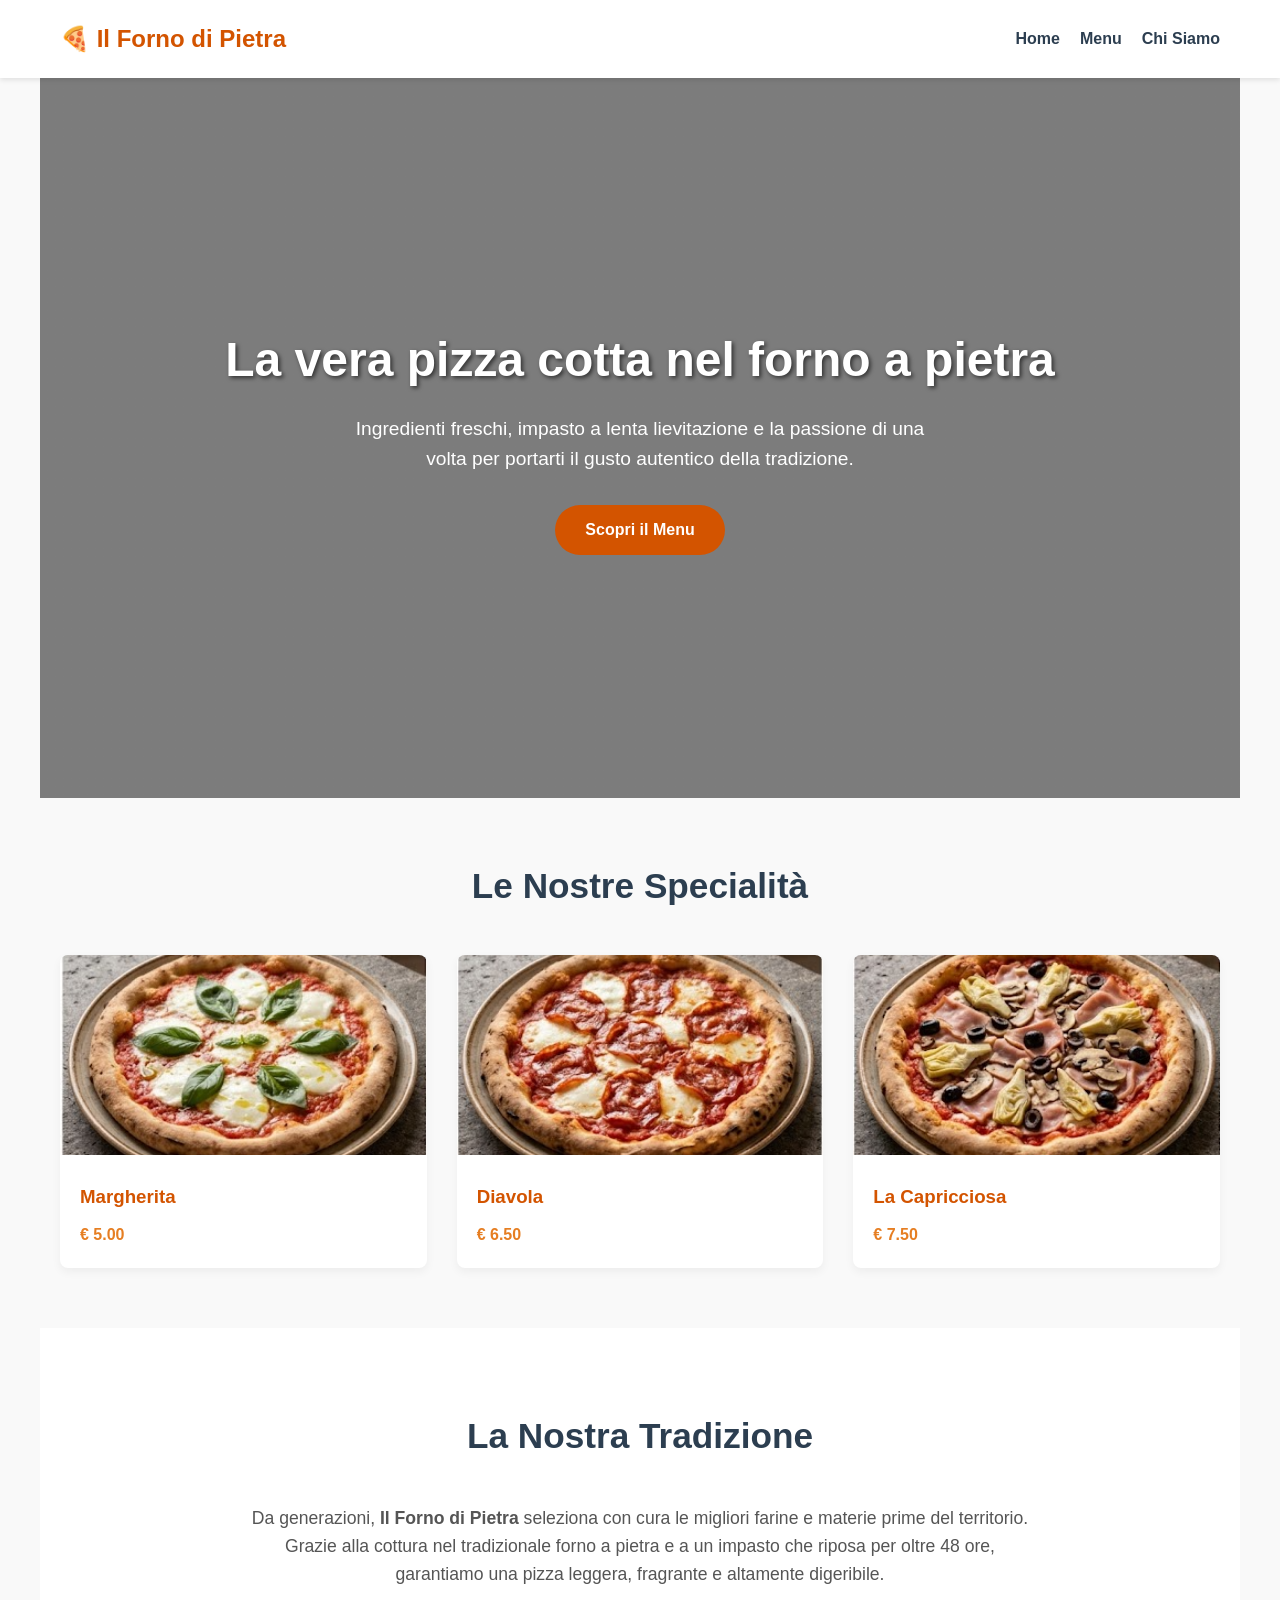
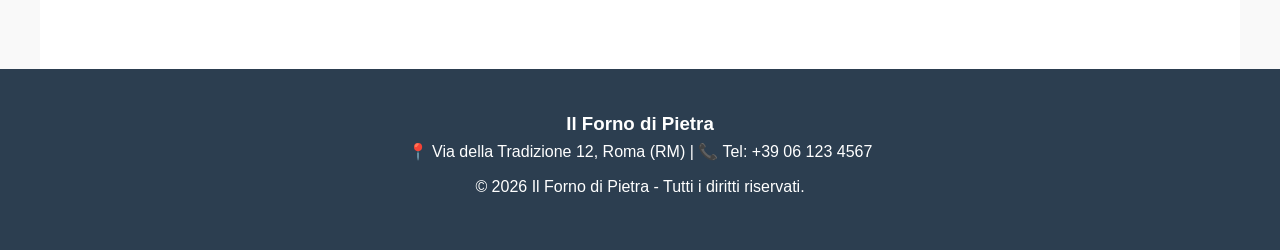
<file: index.html>
<!DOCTYPE html>
<html lang="it">
<head>
    <meta charset="UTF-8">
    <meta name="viewport" content="width=device-width, initial-scale=1.0">
    <title>Il Forno di Pietra | Pizzeria Tradizionale</title>
    <style>
        :root {
            --primary-color: #d35400;
            --dark-color: #2c3e50;
            --light-color: #f9f9f9;
            --accent-color: #e67e22;
        }

        * {
            margin: 0;
            padding: 0;
            box-sizing: border-box;
            font-family: 'Segoe UI', Tahoma, Geneva, Verdana, sans-serif;
        }

        body {
            background-color: var(--light-color);
            color: var(--dark-color);
            line-height: 1.6;
        }

        header {
            background-color: #fff;
            box-shadow: 0 2px 5px rgba(0,0,0,0.1);
            position: sticky;
            top: 0;
            z-index: 1000;
        }

        .navbar {
            max-width: 1200px;
            margin: 0 auto;
            display: flex;
            justify-content: space-between;
            align-items: center;
            padding: 20px;
        }

        .logo {
            font-size: 1.5rem;
            font-weight: bold;
            color: var(--primary-color);
        }

        .nav-links {
            list-style: none;
            display: flex;
            gap: 20px;
        }

        .nav-links a {
            text-decoration: none;
            color: var(--dark-color);
            font-weight: 600;
            transition: color 0.3s;
        }

        .nav-links a:hover {
            color: var(--primary-color);
        }

        .hero {
            background: linear-gradient(rgba(0,0,0,0.5), rgba(0,0,0,0.5)), url('https://images.unsplash.com/photo-1513104890138-7c749659a591?auto=format&fit=crop&w=1200&q=80') no-repeat center center/cover;
            height: 80vh;
            display: flex;
            flex-direction: column;
            justify-content: center;
            align-items: center;
            text-align: center;
            color: white;
            padding: 0 20px;
        }

        .hero h1 {
            font-size: 3rem;
            margin-bottom: 15px;
            text-shadow: 2px 2px 4px rgba(0,0,0,0.6);
        }

        .hero p {
            font-size: 1.2rem;
            margin-bottom: 30px;
            max-width: 600px;
        }

        .btn {
            background-color: var(--primary-color);
            color: white;
            padding: 12px 30px;
            border: none;
            border-radius: 25px;
            font-size: 1rem;
            font-weight: bold;
            cursor: pointer;
            text-decoration: none;
            transition: background 0.3s;
        }

        .btn:hover {
            background-color: var(--accent-color);
        }

        section {
            padding: 60px 20px;
            max-width: 1200px;
            margin: 0 auto;
        }

        .section-title {
            text-align: center;
            font-size: 2.2rem;
            margin-bottom: 40px;
            color: var(--dark-color);
        }

        .menu-grid {
            display: grid;
            grid-template-columns: repeat(auto-fit, minmax(280px, 1fr));
            gap: 30px;
        }

        .menu-card {
            background: white;
            border-radius: 8px;
            overflow: hidden;
            box-shadow: 0 4px 10px rgba(0,0,0,0.05);
            transition: transform 0.3s;
        }

        .menu-card:hover {
            transform: translateY(-5px);
        }

        .menu-card img {
            width: 100%;
            height: 200px;
            object-fit: cover;
        }

        .menu-card-content {
            padding: 20px;
        }

        .menu-card-content h3 {
            margin-bottom: 10px;
            color: var(--primary-color);
        }

        .price {
            font-weight: bold;
            color: var(--accent-color);
            margin-top: 10px;
            display: block;
        }

        .about {
            background-color: #fff;
            text-align: center;
            padding: 80px 20px;
        }

        .about p {
            max-width: 800px;
            margin: 0 auto;
            font-size: 1.1rem;
            color: #555;
        }

        footer {
            background-color: var(--dark-color);
            color: white;
            text-align: center;
            padding: 40px 20px;
        }

        footer p {
            margin-bottom: 10px;
        }
    </style>
</head>
<body>

    <header>
        <nav class="navbar">
            <div class="logo">🍕 Il Forno di Pietra</div>
            <ul class="nav-links">
                <li><a href=".">Home</a></li>
                <li><a href="./menu.html">Menu</a></li>
                <li><a href="./chisiamo.html">Chi Siamo</a></li>
            </ul>
        </nav>
    </header>

    <section id="home" class="hero">
        <h1>La vera pizza cotta nel forno a pietra</h1>
        <p>Ingredienti freschi, impasto a lenta lievitazione e la passione di una volta per portarti il gusto autentico della tradizione.</p>
        <a href="#menu" class="btn">Scopri il Menu</a>
    </section>

    <section id="menu">
        <h2 class="section-title">Le Nostre Specialità</h2>
        <div class="menu-grid">
            <div class="menu-card">
                <img src="./imgs/Pizza margherita.PNG" alt="Pizza Margherita" onclick="window.location.href = './menu.html'">
                <div class="menu-card-content">
                    <h3>Margherita</h3>
                    <span class="price">€ 5.00</span>
                </div>
            </div>
            <div class="menu-card">
                <img src="./imgs/Diavola.PNG" alt="Pizza Diavola" onclick="window.location.href = './menu.html'">
                <div class="menu-card-content">
                    <h3>Diavola </h3>
                    <span class="price">€ 6.50</span>
                </div>
            </div>
            <div class="menu-card">
                <img src="./imgs/Capricciosa.PNG" alt="Pizza Capricciosa" onclick="window.location.href = './menu.html'">
                <div class="menu-card-content">
                    <h3>La Capricciosa</h3>
                   	<span class="price">€ 7.50</span>
                </div>
            </div>
        </div>
    </section>

    <section id="about" class="about">
        <h2 class="section-title">La Nostra Tradizione</h2>
        <p>Da generazioni, <strong>Il Forno di Pietra</strong> seleziona con cura le migliori farine e materie prime del territorio. Grazie alla cottura nel tradizionale forno a pietra e a un impasto che riposa per oltre 48 ore, garantiamo una pizza leggera, fragrante e altamente digeribile.</p>
    </section>

    <footer id="contact">
        <h3>Il Forno di Pietra</h3>
        <p>📍 Via della Tradizione 12, Roma (RM) | 📞 Tel: +39 06 123 4567 </p>
        <p>&copy; 2026 Il Forno di Pietra - Tutti i diritti riservati.</p>
    </footer>

</body>
</html>
</file>
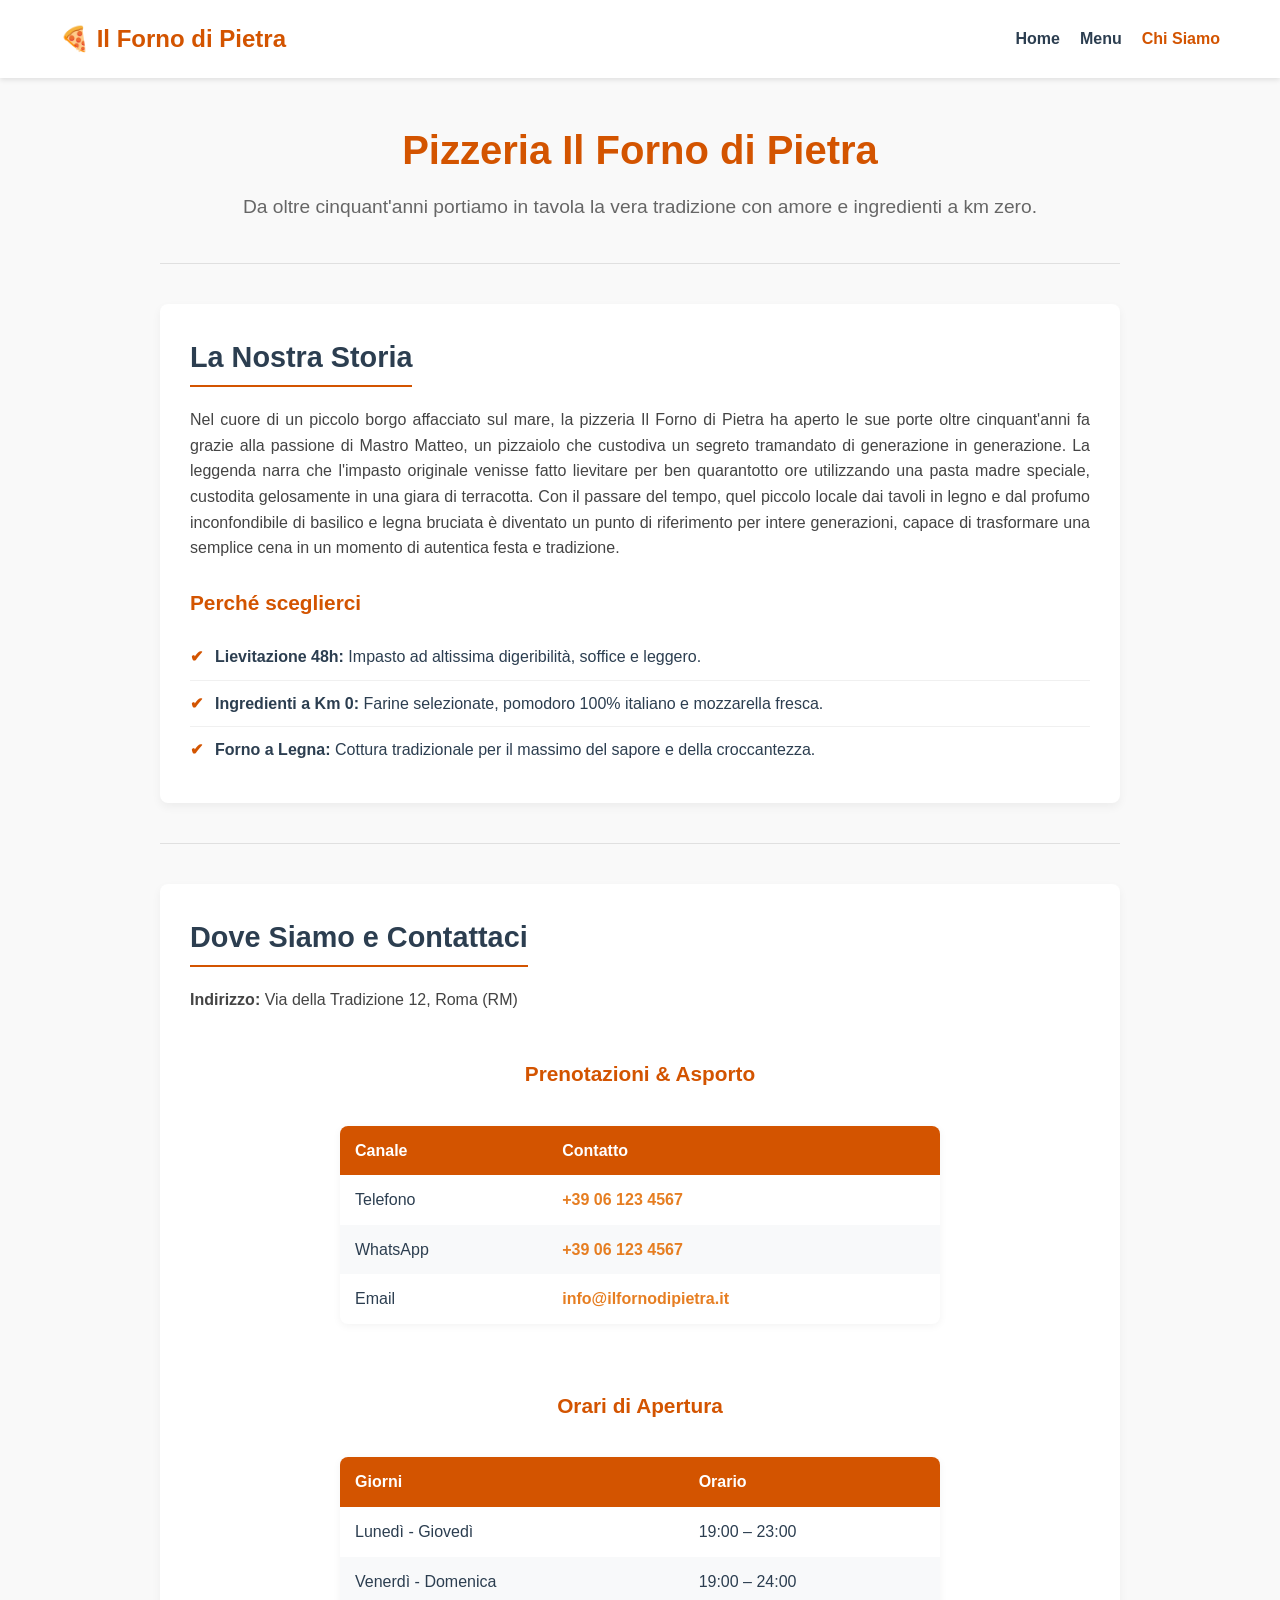
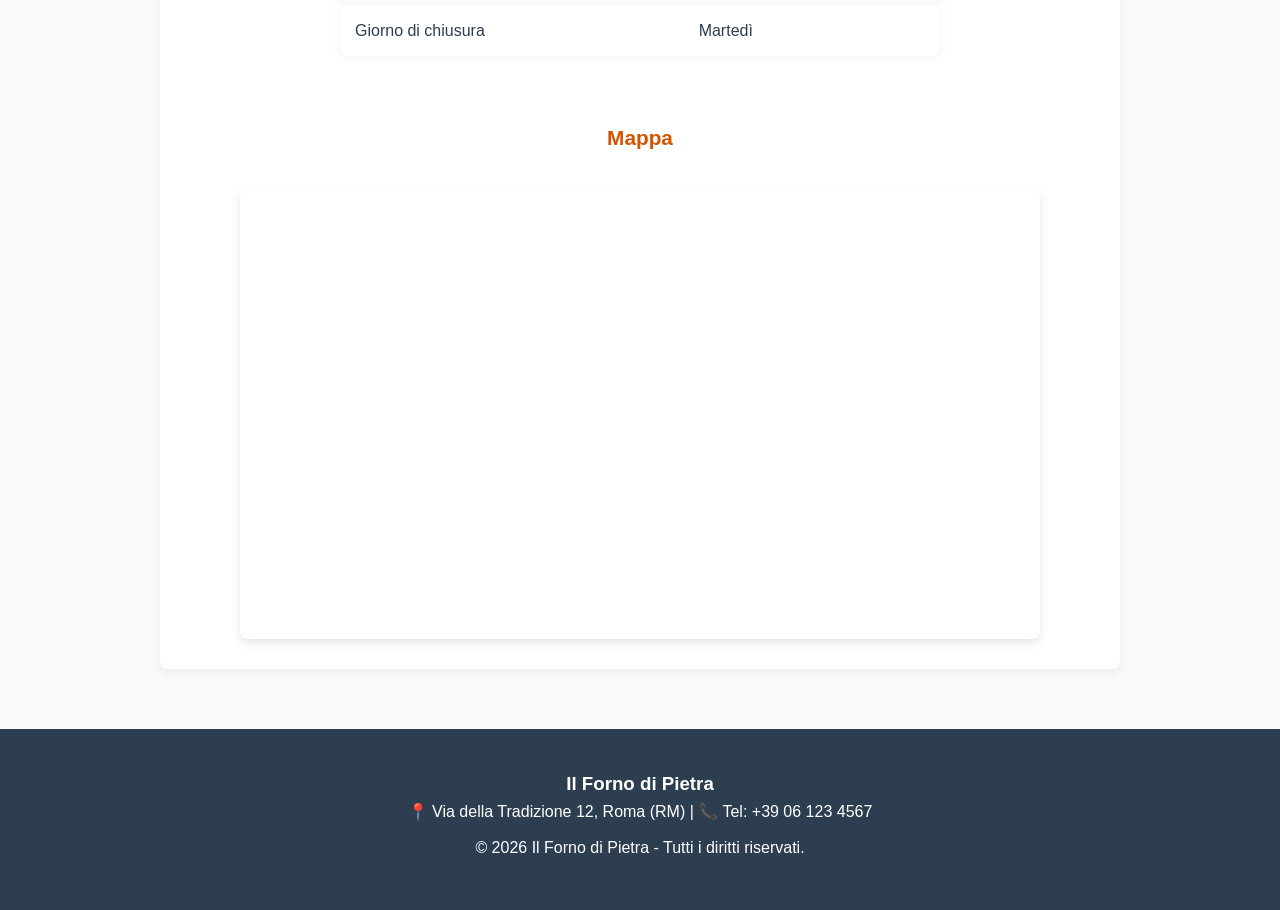
<file: chisiamo.html>
<!DOCTYPE html>
<html lang="it">
<head>
    <meta charset="utf-8">
    <meta name="viewport" content="width=device-width, initial-scale=1.0">
    <title>Chi Siamo | Pizzeria Il Forno di Pietra</title>
    <style>
        :root {
    --primary-color: #d35400;
    --dark-color: #2c3e50;
    --light-color: #f9f9f9;
    --accent-color: #e67e22;
    --border-color: #e0e0e0;
}

* {
    margin: 0;
    padding: 0;
    box-sizing: border-box;
    font-family: 'Segoe UI', Tahoma, Geneva, Verdana, sans-serif;
}

body {
    background-color: var(--light-color);
    color: var(--dark-color);
    line-height: 1.6;
}

/* Header & Navbar */
header {
    background-color: #fff;
    box-shadow: 0 2px 5px rgba(0,0,0,0.1);
    position: sticky;
    top: 0;
    z-index: 1000;
}

.navbar {
    max-width: 1200px;
    margin: 0 auto;
    display: flex;
    justify-content: space-between;
    align-items: center;
    padding: 20px;
}

.logo {
    font-size: 1.5rem;
    font-weight: bold;
    color: var(--primary-color);
}

.nav-links {
    list-style: none;
    display: flex;
    gap: 20px;
}

.nav-links a {
    text-decoration: none;
    color: var(--dark-color);
    font-weight: 600;
    transition: color 0.3s;
}

.nav-links a:hover,
.nav-links a.active {
    color: var(--primary-color);
}

/* Contenuto Principale */
.container {
    max-width: 1000px;
    margin: 40px auto;
    padding: 0 20px;
}

.page-title {
    text-align: center;
    font-size: 2.5rem;
    color: var(--primary-color);
    margin-bottom: 10px;
}

.subtitle {
    text-align: center;
    font-size: 1.2rem;
    color: #666;
    margin-bottom: 30px;
}

hr {
    border: none;
    height: 1px;
    background-color: var(--border-color);
    margin: 40px 0;
}

/* Sezioni della pagina */
.content-section {
    background: #fff;
    padding: 30px;
    border-radius: 8px;
    box-shadow: 0 4px 10px rgba(0,0,0,0.05);
    margin-bottom: 30px;
}

.content-section h2 {
    font-size: 1.8rem;
    color: var(--dark-color);
    margin-bottom: 20px;
    border-bottom: 2px solid var(--primary-color);
    display: inline-block;
    padding-bottom: 5px;
}

.content-section h3 {
    font-size: 1.3rem;
    color: var(--primary-color);
    margin: 25px 0 15px 0;
}

.content-section p {
    color: #444;
    margin-bottom: 15px;
    text-align: justify;
}

/* Liste */
.content-section ul {
    list-style: none;
    padding-left: 0;
}

.content-section ul li {
    padding: 10px 0;
    border-bottom: 1px solid #f0f0f0;
    position: relative;
    padding-left: 25px;
}

.content-section ul li::before {
    content: "✔";
    color: var(--primary-color);
    position: absolute;
    left: 0;
    font-weight: bold;
}

.content-section ul li:last-child {
    border-bottom: none;
}

/* Tabelle & Mappa */
.center-content {
    display: flex;
    flex-direction: column;
    align-items: center;
    gap: 20px;
    margin-top: 20px;
}

table {
    width: 100%;
    max-width: 600px;
    border-collapse: collapse;
    background-color: #fff;
    border-radius: 8px;
    overflow: hidden;
    box-shadow: 0 2px 8px rgba(0,0,0,0.05);
    margin-bottom: 20px;
}

th, td {
    padding: 12px 15px;
    text-align: left;
}

th {
    background-color: var(--primary-color);
    color: white;
    font-weight: 600;
}

tr:nth-child(even) {
    background-color: #f8f9fa;
}

tr:hover {
    background-color: #f1f1f1;
}

td a {
    color: var(--accent-color);
    text-decoration: none;
    font-weight: 600;
}

td a:hover {
    text-decoration: underline;
}

iframe {
    width: 100%;
    max-width: 800px;
    border: 0;
    border-radius: 8px;
    box-shadow: 0 4px 10px rgba(0,0,0,0.1);
}

/* Footer */
footer {
    background-color: var(--dark-color);
    color: white;
    text-align: center;
    padding: 40px 20px;
    margin-top: 60px;
}

footer p {
    margin-bottom: 10px;
}
    </style>
</head>
<body>

    <header>
        <nav class="navbar">
            <div class="logo">🍕 Il Forno di Pietra</div>
            <ul class="nav-links">
                <li><a href="./index.html">Home</a></li>
                <li><a href="./menu.html">Menu</a></li>
                <li><a href="./chisiamo.html" class="active">Chi Siamo</a></li>
            </ul>
        </nav>
    </header>

    <main class="container">
        <h1 class="page-title">Pizzeria Il Forno di Pietra</h1>
        <p class="subtitle">Da oltre cinquant'anni portiamo in tavola la vera tradizione con amore e ingredienti a km zero.</p>

        <hr>

        <section class="content-section">
            <h2>La Nostra Storia</h2>
            <p>
                Nel cuore di un piccolo borgo affacciato sul mare, la pizzeria Il Forno di Pietra ha aperto le sue porte oltre cinquant'anni fa grazie alla passione di Mastro Matteo, un pizzaiolo che custodiva un segreto tramandato di generazione in generazione. La leggenda narra che l'impasto originale venisse fatto lievitare per ben quarantotto ore utilizzando una pasta madre speciale, custodita gelosamente in una giara di terracotta. Con il passare del tempo, quel piccolo locale dai tavoli in legno e dal profumo inconfondibile di basilico e legna bruciata è diventato un punto di riferimento per intere generazioni, capace di trasformare una semplice cena in un momento di autentica festa e tradizione.
            </p>

            <h3>Perché sceglierci</h3>
            <ul>
                <li><strong>Lievitazione 48h:</strong> Impasto ad altissima digeribilità, soffice e leggero.</li>
                <li><strong>Ingredienti a Km 0:</strong> Farine selezionate, pomodoro 100% italiano e mozzarella fresca.</li>
                <li><strong>Forno a Legna:</strong> Cottura tradizionale per il massimo del sapore e della croccantezza.</li>
            </ul>
        </section>

        <hr>

        <section class="content-section">
            <h2>Dove Siamo e Contattaci</h2>
            <p><strong>Indirizzo:</strong> Via della Tradizione 12, Roma (RM)</p>

            <div class="center-content">
                <h3>Prenotazioni &amp; Asporto</h3>
                <table>
                    <thead>
                        <tr>
                            <th>Canale</th>
                            <th>Contatto</th>
                        </tr>
                    </thead>
                    <tbody>
                        <tr>
                            <td>Telefono</td>
                            <td><a href="tel:+39061234567">+39 06 123 4567</a></td>
                        </tr>
                        <tr>
                            <td>WhatsApp</td>
                            <td><a href="https://wa.me/39061234567">+39 06 123 4567</a></td>
                        </tr>
                        <tr>
                            <td>Email</td>
                            <td><a href="mailto:info@ilfornodipietra.it">info@ilfornodipietra.it</a></td>
                        </tr>
                    </tbody>
                </table>

                <h3>Orari di Apertura</h3>
                <table>
                    <thead>
                        <tr>
                            <th>Giorni</th>
                            <th>Orario</th>
                        </tr>
                    </thead>
                    <tbody>
                        <tr>
                            <td>Lunedì - Giovedì</td>
                            <td>19:00 – 23:00</td>
                        </tr>
                        <tr>
                            <td>Venerdì - Domenica</td>
                            <td>19:00 – 24:00</td>
                        </tr>
                        <tr>
                            <td>Giorno di chiusura</td>
                            <td>Martedì</td>
                        </tr>
                    </tbody>
                </table>

                <h3>Mappa</h3>
                <iframe
                    src="https://www.google.com/maps/embed?pb=!1m18!1m12!1m3!1d2969.886022833116!2d12.4922309!3d41.8902102!2m3!1f0!2f0!3f0!3m2!1i1024!2i768!4f13.1!3m3!1m2!1s0x132f61b6532013ad%3A0x28f10dd4090b8480!2sColosseo!5e0!3m2!1sit!2sit!4v1680000000000!5m2!1sit!2sit"
                    height="450"
                    loading="lazy">
                </iframe>
            </div>
        </section>
    </main>

    <footer>
        <h3>Il Forno di Pietra</h3>
        <p>📍 Via della Tradizione 12, Roma (RM) | 📞 Tel: +39 06 123 4567</p>
        <p>&copy; 2026 Il Forno di Pietra - Tutti i diritti riservati.</p>
    </footer>

</body>
</html>
</file>
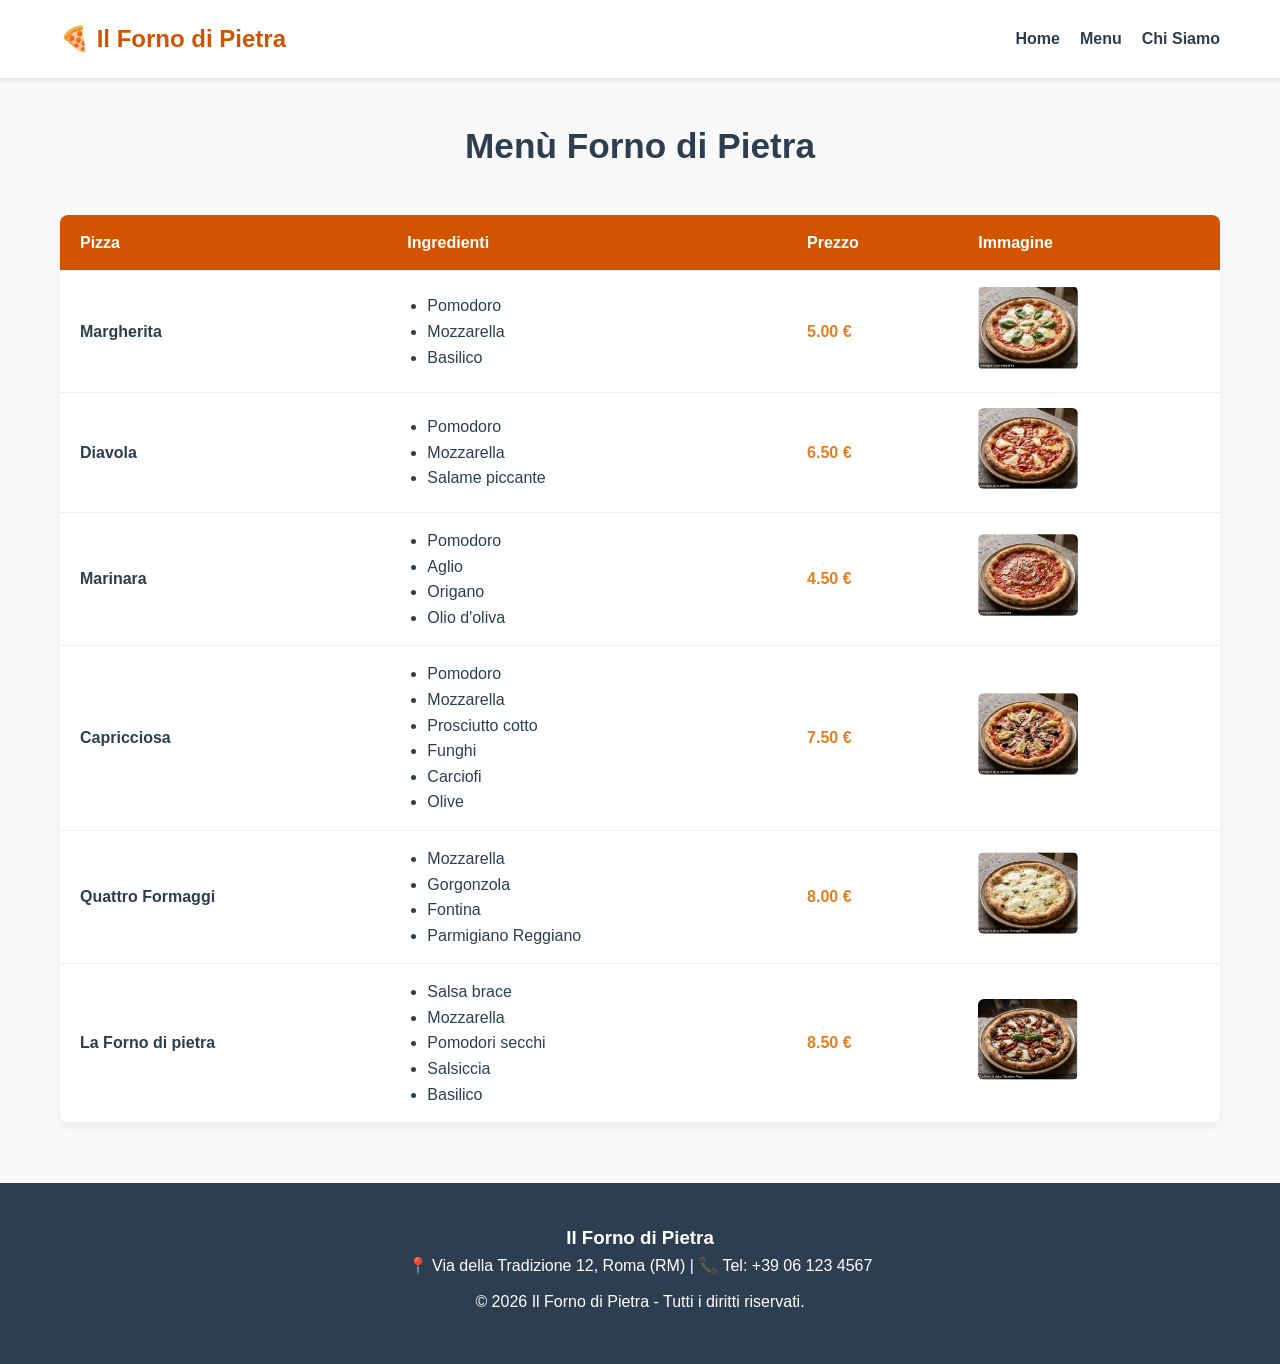
<file: menu.html>
<!DOCTYPE html>
<html lang="it">
	<head>
		<meta charset="utf-8">
		<meta name="viewport" content="width=device-width, initial-scale=1.0">
		<title>Menù | Il Forno di Pietra</title>
		<style>
			:root {
				--primary-color: #d35400;
				--dark-color: #2c3e50;
				--light-color: #f9f9f9;
				--accent-color: #e67e22;
			}

			* {
				margin: 0;
				padding: 0;
				box-sizing: border-box;
				font-family: 'Segoe UI', Tahoma, Geneva, Verdana, sans-serif;
			}

			body {
				background-color: var(--light-color);
				color: var(--dark-color);
				line-height: 1.6;
			}

			header {
				background-color: #fff;
				box-shadow: 0 2px 5px rgba(0,0,0,0.1);
				position: sticky;
				top: 0;
				z-index: 1000;
			}

			.navbar {
				max-width: 1200px;
				margin: 0 auto;
				display: flex;
				justify-content: space-between;
				align-items: center;
				padding: 20px;
			}

			.logo {
				font-size: 1.5rem;
				font-weight: bold;
				color: var(--primary-color);
			}

			.nav-links {
				list-style: none;
				display: flex;
				gap: 20px;
			}

			.nav-links a {
				text-decoration: none;
				color: var(--dark-color);
				font-weight: 600;
				transition: color 0.3s;
			}

			.nav-links a:hover {
				color: var(--primary-color);
			}

			.container {
				max-width: 1200px;
				margin: 40px auto;
				padding: 0 20px;
			}

			.section-title {
				text-align: center;
				font-size: 2.2rem;
				margin-bottom: 40px;
				color: var(--dark-color);
			}

			.menu-table {
				width: 100%;
				border-collapse: collapse;
				background: white;
				border-radius: 8px;
				overflow: hidden;
				box-shadow: 0 4px 10px rgba(0,0,0,0.05);
				margin-bottom: 60px;
			}

			.menu-table th, .menu-table td {
				padding: 15px 20px;
				text-align: left;
				border-bottom: 1px solid #eee;
			}

			.menu-table th {
				background-color: var(--primary-color);
				color: white;
				font-weight: 600;
			}

			.menu-table tr:hover {
				background-color: #f1f1f1;
			}

			.menu-table img {
				border-radius: 6px;
				object-fit: cover;
			}

			.menu-table ul {
				list-style-type: disc;
				margin-left: 20px;
			}

			.price {
				font-weight: bold;
				color: var(--accent-color);
			}

			footer {
				background-color: var(--dark-color);
				color: white;
				text-align: center;
				padding: 40px 20px;
			}

			footer p {
				margin-bottom: 10px;
			}
		</style>
	</head>
	
	<body>

		<header>
			<nav class="navbar">
				<div class="logo">🍕 Il Forno di Pietra</div>
				<ul class="nav-links">
					<li><a href="./index.html">Home</a></li>
					<li><a href="./menu.html">Menu</a></li>
					<li><a href="./chisiamo.html">Chi Siamo</a></li>
				</ul>
			</nav>
		</header>

		<div class="container">
			<h1 class="section-title">Menù Forno di Pietra</h1>
			<table class="menu-table">
				<thead>
					<tr>
						<th>Pizza</th>
						<th>Ingredienti</th>
						<th>Prezzo</th>
						<th>Immagine</th>
					</tr>
				</thead>
				<tbody>
					<tr>
						<td><strong>Margherita</strong></td>
						<td>
							<ul>
								<li>Pomodoro</li>
								<li>Mozzarella</li>
								<li>Basilico</li>
							</ul>
						</td>
						<td><span class="price">5.00 €</span></td>
						<td><img src="./imgs/Pizza margherita.PNG" alt="Immagine pizza margherita" width="100"></td>
					</tr>
					<tr>
						<td><strong>Diavola</strong></td>
						<td>
							<ul>
								<li>Pomodoro</li>
								<li>Mozzarella</li>
								<li>Salame piccante</li>
							</ul>
						</td>
						<td><span class="price">6.50 €</span></td>
						<td><img src="./imgs/Diavola.PNG" alt="Immagine pizza diavola" width="100"></td>
					</tr>
					<tr>
						<td><strong>Marinara</strong></td>
						<td>
							<ul>
								<li>Pomodoro</li>
								<li>Aglio</li>
								<li>Origano</li>
								<li>Olio d'oliva</li>
							</ul>
						</td>
						<td><span class="price">4.50 €</span></td>
						<td><img src="./imgs/Marinara.PNG" alt="Immagine pizza marinara" width="100"></td>
					</tr>
					<tr>
						<td><strong>Capricciosa</strong></td>
						<td>
							<ul>
								<li>Pomodoro</li>
								<li>Mozzarella</li>
								<li>Prosciutto cotto</li>
								<li>Funghi</li>
								<li>Carciofi</li>
								<li>Olive</li>
							</ul>
						</td>
						<td><span class="price">7.50 €</span></td>
						<td><img src="./imgs/Capricciosa.PNG" alt="Immagine pizza capricciosa" width="100"></td>
					</tr>
					<tr>
						<td><strong>Quattro Formaggi</strong></td>
						<td>
							<ul>
								<li>Mozzarella</li>
								<li>Gorgonzola</li>
								<li>Fontina</li>
								<li>Parmigiano Reggiano</li>
							</ul>
						</td>
						<td><span class="price">8.00 €</span></td>
						<td><img src="./imgs/4 formaggi.PNG" alt="Immagine pizza quattro formaggi" width="100"></td>
					</tr>
					<tr>
						<td><strong>La Forno di pietra</strong></td>
						<td>
							<ul>
								<li>Salsa brace</li>
								<li>Mozzarella</li>
								<li>Pomodori secchi</li>
								<li>Salsiccia</li>
								<li>Basilico</li>
							</ul>
						</td>
						<td><span class="price">8.50 €</span></td>
						<td><img src="./imgs/La forno.PNG" alt="Immagine pizza La Forno di pietra" width="100"></td>
					</tr>
				</tbody>
			</table>
		</div>

		<footer id="contact">
			<h3>Il Forno di Pietra</h3>
			<p>📍 Via della Tradizione 12, Roma (RM) | 📞 Tel: +39 06 123 4567 </p>
			<p>&copy; 2026 Il Forno di Pietra - Tutti i diritti riservati.</p>
		</footer>

	</body>
</html>
</file>
